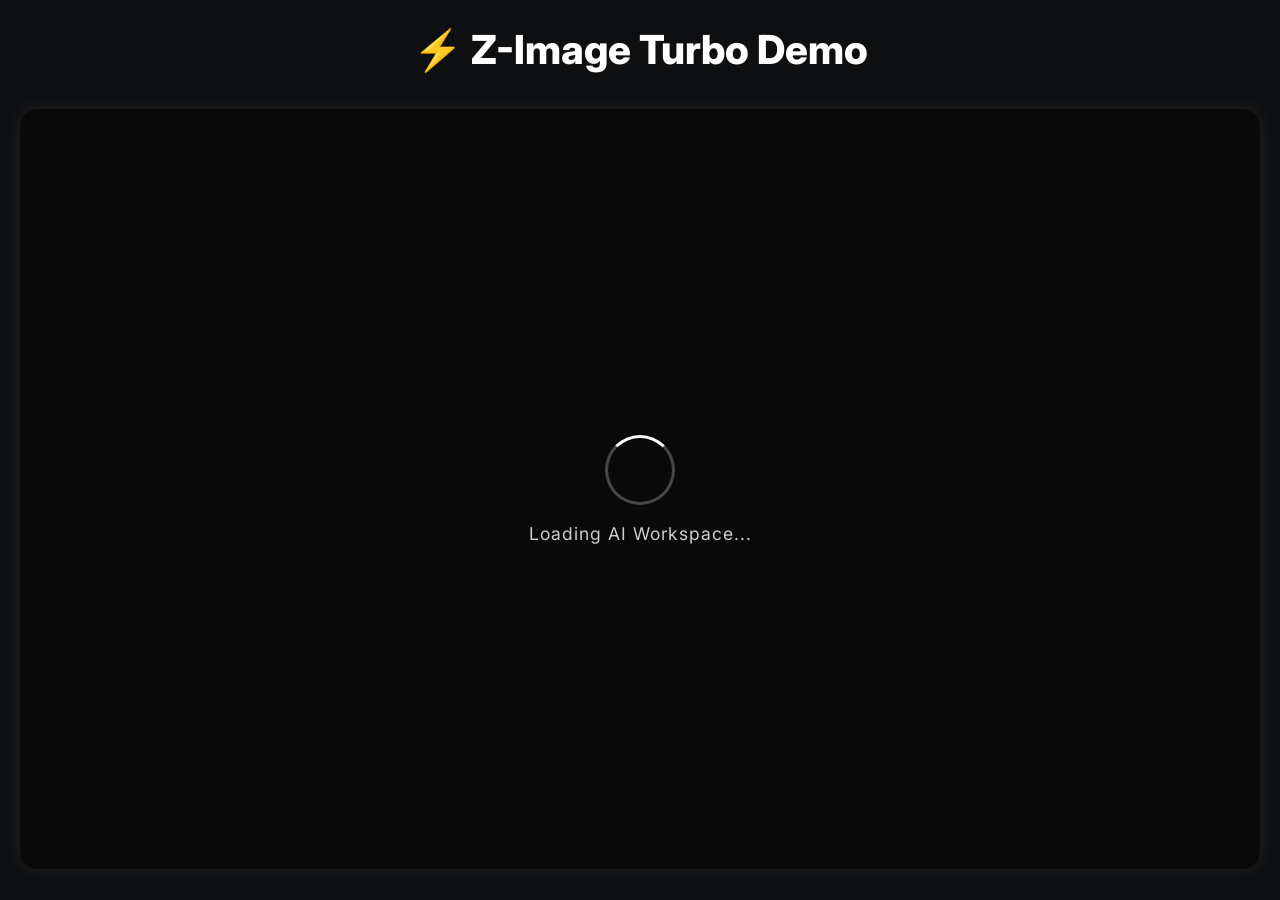
<file: AI/index.html>
<!DOCTYPE html>
<html lang="en">
<head>
  <meta charset="UTF-8">
  <meta name="viewport" content="width=device-width, initial-scale=1.0">
  <title>Z-Image Turbo – Demo</title>

  <link href="https://fonts.googleapis.com/css2?family=Inter:wght@400;600;800&display=swap" rel="stylesheet">

  <style>
    * {
      margin: 0;
      padding: 0;
      box-sizing: border-box;
      font-family: "Inter", sans-serif;
    }

    body {
      background: #0e0f10;
      color: #fff;
      overflow: hidden;
    }

    .title {
      text-align: center;
      font-size: 2.5rem;
      font-weight: 800;
      padding: 25px 0 15px;
      animation: fadeIn 1.2s ease;
    }

    .container {
      width: 100vw;
      height: calc(100vh - 100px);
      padding: 20px;
      animation: fadeIn 1.4s ease;
      position: relative;
    }

    .frame-wrapper {
      width: 100%;
      height: 100%;
      border-radius: 18px;
      overflow: hidden;
      position: relative;
      box-shadow: 0 0 25px rgba(255, 255, 255, 0.08);
      transition: 0.3s ease-in-out;
    }

    .frame-wrapper:hover {
      box-shadow: 0 0 35px rgba(255, 255, 255, 0.15);
      transform: scale(1.01);
    }

    iframe {
      width: 100%;
      height: 100%;
      border: none;
    }

    @keyframes fadeIn {
      from { opacity: 0; transform: translateY(10px); }
      to { opacity: 1; transform: translateY(0); }
    }


    #loading {
      position: absolute;
      top: 0;
      left: 0;
      width: 100%;
      height: 100%;
      backdrop-filter: blur(16px);
      background: rgba(0, 0, 0, 0.35);
      display: flex;
      align-items: center;
      justify-content: center;
      flex-direction: column;
      gap: 18px;
      z-index: 20;
      transition: opacity 0.6s ease;
    }

    .ring {
      width: 70px;
      height: 70px;
      border-radius: 50%;
      border: 3px solid rgba(255, 255, 255, 0.25);
      border-top-color: #ffffff;
      animation: spin 1.1s linear infinite, glow 1.8s ease-in-out infinite alternate;
    }

    @keyframes spin {
      to { transform: rotate(360deg); }
    }

    @keyframes glow {
      from { box-shadow: 0 0 8px rgba(255,255,255,0.3); }
      to   { box-shadow: 0 0 25px rgba(255,255,255,0.9); }
    }

    .loading-text {
      font-size: 1.1rem;
      letter-spacing: 1px;
      opacity: 0.8;
      animation: fadeIn 1.5s ease-in-out infinite alternate;
    }


    /* MOBILE */
    @media (max-width: 768px) {
      .title {
        font-size: 1.8rem;
        padding: 15px 0 10px;
      }
      .container {
        padding: 10px;
        height: calc(100vh - 80px);
      }
      .frame-wrapper {
        border-radius: 12px;
      }
    }

    @media (max-width: 480px) {
      .title {
        font-size: 1.5rem;
        padding: 12px 0 8px;
      }
      .container {
        padding: 8px;
        height: calc(100vh - 70px);
      }
      .frame-wrapper {
        border-radius: 10px;
      }
    }

  </style>
</head>

<body>
  <h1 class="title">⚡ Z-Image Turbo Demo</h1>

  <div class="container">
    <div class="frame-wrapper">
        
      <div id="loading">
        <div class="ring"></div>
        <div class="loading-text">Loading AI Workspace...</div>
      </div>

      <iframe
        id ="AI"
        title="Z-Image Turbo Demo"
        src="https://mrfakename-z-image-turbo.hf.space">
      </iframe>
    </div>
  </div>

<script>
const frame = document.getElementById("AI");
const loading = document.getElementById("loading")
const title = document.querySelector(".title");

let lastHeight = 0;

const check = setInterval(() => {
    const h = frame.clientHeight;

    if (h !== lastHeight && h > 50) {
        console.log("UI is visible!");
        
        setTimeout(() => {
            loading.style.opacity = "0";
            setTimeout(() => loading.style.display = "none", 600);
            title.style.display = "none";
        }, 2000);

        clearInterval(check);
    }

    lastHeight = h;
}, 200);
</script>

</body>
</html>
</file>
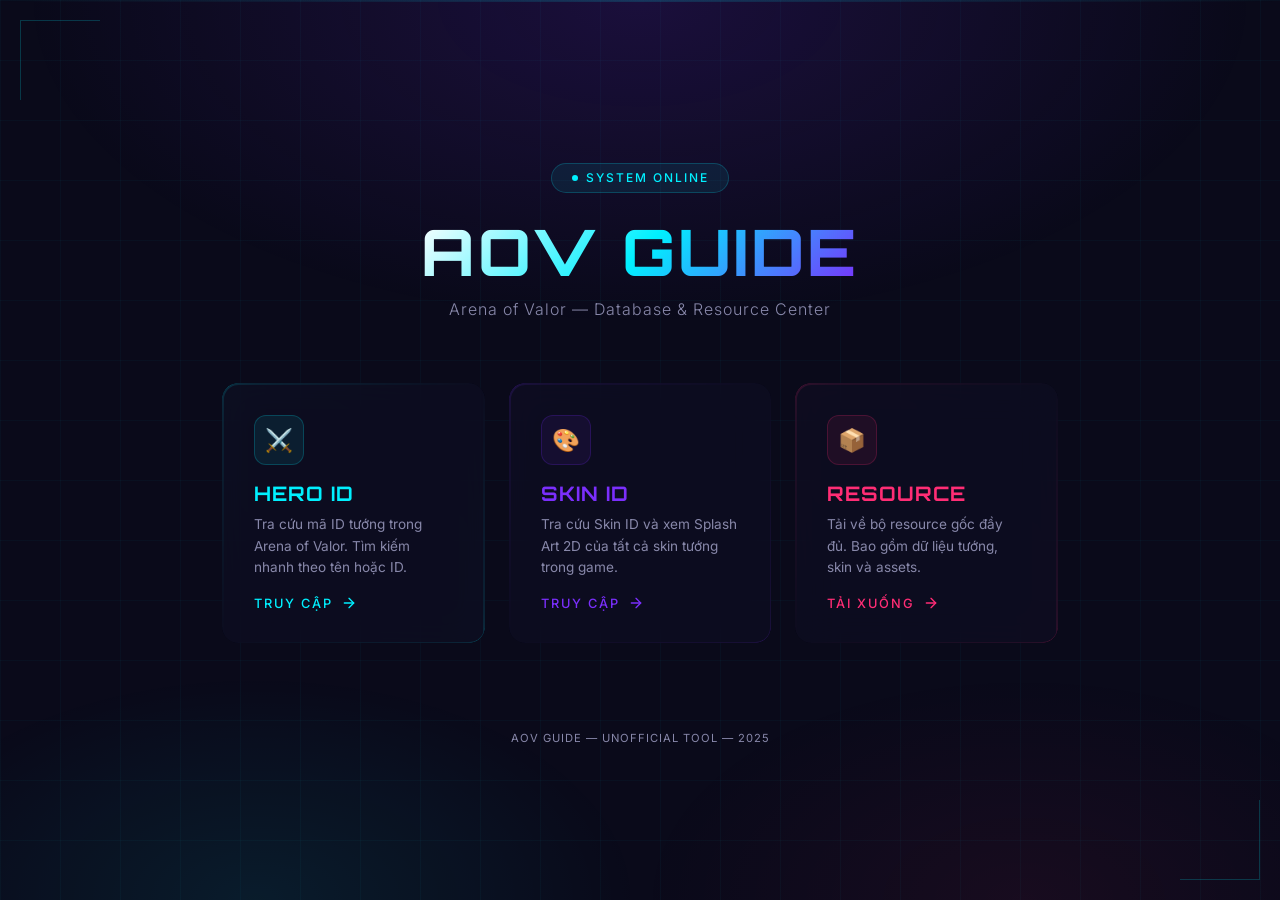
<file: AOV-Guide/direct.html>
<!DOCTYPE html>
<html lang="vi">
<head>
    <meta charset="UTF-8">
    <meta name="viewport" content="width=device-width, initial-scale=1.0">
    <meta name="description" content="AOV Guide - Tra cứu Hero ID, Skin ID và tải resource gốc cho Arena of Valor">
    <title>AOV Guide - Navigation</title>
    <link rel="shortcut icon" href="../IMG/logo.png" type="image/x-icon">
    <link href="https://fonts.googleapis.com/css2?family=Orbitron:wght@400;500;600;700;800;900&family=Inter:wght@300;400;500;600&display=swap" rel="stylesheet">
    <style>
        *, *::before, *::after {
            margin: 0;
            padding: 0;
            box-sizing: border-box;
        }

        :root {
            --primary: #00f0ff;
            --secondary: #7b2ffc;
            --accent: #ff2d75;
            --bg-dark: #0a0a1a;
            --bg-card: rgba(15, 15, 35, 0.65);
            --text: #e8e8f0;
            --text-dim: #8888aa;
            --glow-primary: 0 0 20px rgba(0, 240, 255, 0.3);
            --glow-secondary: 0 0 20px rgba(123, 47, 252, 0.3);
            --glow-accent: 0 0 20px rgba(255, 45, 117, 0.3);
        }

        body {
            font-family: 'Inter', sans-serif;
            background: var(--bg-dark);
            color: var(--text);
            min-height: 100vh;
            display: flex;
            flex-direction: column;
            align-items: center;
            justify-content: center;
            overflow-x: hidden;
            position: relative;
        }

        /* Animated Background */
        .bg-grid {
            position: fixed;
            inset: 0;
            background-image:
                linear-gradient(rgba(0, 240, 255, 0.03) 1px, transparent 1px),
                linear-gradient(90deg, rgba(0, 240, 255, 0.03) 1px, transparent 1px);
            background-size: 60px 60px;
            z-index: 0;
        }

        .bg-radial {
            position: fixed;
            inset: 0;
            background:
                radial-gradient(ellipse 80% 60% at 50% 0%, rgba(123, 47, 252, 0.15) 0%, transparent 60%),
                radial-gradient(ellipse 60% 50% at 20% 100%, rgba(0, 240, 255, 0.08) 0%, transparent 50%),
                radial-gradient(ellipse 60% 50% at 80% 100%, rgba(255, 45, 117, 0.06) 0%, transparent 50%);
            z-index: 0;
        }

        /* Floating particles */
        .particles {
            position: fixed;
            inset: 0;
            z-index: 0;
            pointer-events: none;
        }

        .particle {
            position: absolute;
            width: 2px;
            height: 2px;
            border-radius: 50%;
            background: var(--primary);
            opacity: 0;
            animation: floatParticle linear infinite;
        }

        @keyframes floatParticle {
            0% {
                opacity: 0;
                transform: translateY(100vh) scale(0);
            }
            10% {
                opacity: 1;
            }
            90% {
                opacity: 1;
            }
            100% {
                opacity: 0;
                transform: translateY(-10vh) scale(1);
            }
        }

        /* Main Content */
        .container {
            position: relative;
            z-index: 1;
            display: flex;
            flex-direction: column;
            align-items: center;
            gap: 3rem;
            padding: 2rem;
            width: 100%;
            max-width: 900px;
        }

        /* Header */
        .header {
            text-align: center;
            margin-bottom: 1rem;
        }

        .header-badge {
            display: inline-flex;
            align-items: center;
            gap: 0.5rem;
            padding: 0.4rem 1.2rem;
            border-radius: 100px;
            background: rgba(0, 240, 255, 0.08);
            border: 1px solid rgba(0, 240, 255, 0.2);
            font-size: 0.75rem;
            font-weight: 500;
            color: var(--primary);
            text-transform: uppercase;
            letter-spacing: 2px;
            margin-bottom: 1.5rem;
        }

        .header-badge .dot {
            width: 6px;
            height: 6px;
            border-radius: 50%;
            background: var(--primary);
            animation: pulse-dot 2s ease-in-out infinite;
        }

        @keyframes pulse-dot {
            0%, 100% { opacity: 1; box-shadow: 0 0 4px var(--primary); }
            50% { opacity: 0.4; box-shadow: none; }
        }

        .title {
            font-family: 'Orbitron', sans-serif;
            font-size: clamp(2.5rem, 6vw, 4rem);
            font-weight: 800;
            letter-spacing: 3px;
            line-height: 1.1;
            background: linear-gradient(135deg, #fff 0%, var(--primary) 50%, var(--secondary) 100%);
            -webkit-background-clip: text;
            -webkit-text-fill-color: transparent;
            background-clip: text;
            margin-bottom: 0.75rem;
        }

        .subtitle {
            font-size: 1rem;
            color: var(--text-dim);
            font-weight: 300;
            letter-spacing: 1px;
        }

        /* Navigation Cards */
        .nav-grid {
            display: grid;
            grid-template-columns: repeat(auto-fit, minmax(250px, 1fr));
            gap: 1.5rem;
            width: 100%;
        }

        .nav-card {
            position: relative;
            border-radius: 16px;
            overflow: hidden;
            cursor: pointer;
            transition: transform 0.4s cubic-bezier(0.16, 1, 0.3, 1), box-shadow 0.4s ease;
            text-decoration: none;
            color: inherit;
        }

        .nav-card::before {
            content: '';
            position: absolute;
            inset: 0;
            border-radius: 16px;
            padding: 1.5px;
            background: linear-gradient(135deg, var(--card-color, var(--primary)), transparent 50%, var(--card-color, var(--primary)));
            -webkit-mask: linear-gradient(#fff 0 0) content-box, linear-gradient(#fff 0 0);
            mask: linear-gradient(#fff 0 0) content-box, linear-gradient(#fff 0 0);
            -webkit-mask-composite: xor;
            mask-composite: exclude;
            opacity: 0.6;
            transition: opacity 0.4s ease;
        }

        .nav-card:hover::before {
            opacity: 1;
        }

        .nav-card:hover {
            transform: translateY(-6px) scale(1.02);
        }

        .nav-card--hero { --card-color: var(--primary); }
        .nav-card--skin { --card-color: var(--secondary); }
        .nav-card--download { --card-color: var(--accent); }

        .nav-card:hover.nav-card--hero {
            box-shadow: 0 20px 60px rgba(0, 240, 255, 0.15), var(--glow-primary);
        }
        .nav-card:hover.nav-card--skin {
            box-shadow: 0 20px 60px rgba(123, 47, 252, 0.15), var(--glow-secondary);
        }
        .nav-card:hover.nav-card--download {
            box-shadow: 0 20px 60px rgba(255, 45, 117, 0.15), var(--glow-accent);
        }

        .card-inner {
            background: var(--bg-card);
            backdrop-filter: blur(20px);
            -webkit-backdrop-filter: blur(20px);
            padding: 2rem;
            border-radius: 16px;
            display: flex;
            flex-direction: column;
            gap: 1rem;
            min-height: 200px;
            justify-content: space-between;
        }

        .card-icon {
            width: 50px;
            height: 50px;
            border-radius: 12px;
            display: flex;
            align-items: center;
            justify-content: center;
            font-size: 1.4rem;
            background: rgba(0, 240, 255, 0.08);
            border: 1px solid rgba(0, 240, 255, 0.15);
            transition: background 0.3s ease, transform 0.3s ease;
        }

        .nav-card:hover .card-icon {
            transform: scale(1.1);
        }

        .nav-card--hero .card-icon {
            background: rgba(0, 240, 255, 0.08);
            border-color: rgba(0, 240, 255, 0.2);
        }
        .nav-card--skin .card-icon {
            background: rgba(123, 47, 252, 0.08);
            border-color: rgba(123, 47, 252, 0.2);
        }
        .nav-card--download .card-icon {
            background: rgba(255, 45, 117, 0.08);
            border-color: rgba(255, 45, 117, 0.2);
        }

        .card-content h2 {
            font-family: 'Orbitron', sans-serif;
            font-size: 1.25rem;
            font-weight: 700;
            letter-spacing: 1px;
            margin-bottom: 0.5rem;
        }

        .nav-card--hero .card-content h2 { color: var(--primary); }
        .nav-card--skin .card-content h2 { color: var(--secondary); }
        .nav-card--download .card-content h2 { color: var(--accent); }

        .card-content p {
            font-size: 0.85rem;
            color: var(--text-dim);
            line-height: 1.6;
        }

        .card-arrow {
            display: flex;
            align-items: center;
            gap: 0.5rem;
            font-size: 0.8rem;
            font-weight: 500;
            text-transform: uppercase;
            letter-spacing: 2px;
            transition: gap 0.3s ease;
        }

        .nav-card--hero .card-arrow { color: var(--primary); }
        .nav-card--skin .card-arrow { color: var(--secondary); }
        .nav-card--download .card-arrow { color: var(--accent); }

        .nav-card:hover .card-arrow {
            gap: 1rem;
        }

        .card-arrow svg {
            width: 16px;
            height: 16px;
            transition: transform 0.3s ease;
        }

        .nav-card:hover .card-arrow svg {
            transform: translateX(4px);
        }

        /* Scan Line Effect */
        .scan-line {
            position: fixed;
            top: 0;
            left: 0;
            right: 0;
            height: 2px;
            background: linear-gradient(90deg, transparent, var(--primary), transparent);
            opacity: 0.15;
            animation: scanDown 8s linear infinite;
            z-index: 0;
            pointer-events: none;
        }

        @keyframes scanDown {
            0% { top: -2px; }
            100% { top: 100%; }
        }

        /* Corner decorations */
        .corner-deco {
            position: fixed;
            width: 80px;
            height: 80px;
            z-index: 0;
            pointer-events: none;
        }

        .corner-deco--tl {
            top: 20px;
            left: 20px;
            border-top: 1px solid rgba(0, 240, 255, 0.2);
            border-left: 1px solid rgba(0, 240, 255, 0.2);
        }

        .corner-deco--br {
            bottom: 20px;
            right: 20px;
            border-bottom: 1px solid rgba(0, 240, 255, 0.2);
            border-right: 1px solid rgba(0, 240, 255, 0.2);
        }

        /* Footer */
        .footer {
            position: relative;
            z-index: 1;
            margin-top: 2rem;
            padding: 1.5rem;
            text-align: center;
            font-size: 0.7rem;
            color: var(--text-dim);
            letter-spacing: 1px;
        }

        /* Responsive */
        @media (max-width: 600px) {
            .nav-grid {
                grid-template-columns: 1fr;
            }

            .container {
                padding: 1.5rem;
                gap: 2rem;
            }

            .card-inner {
                padding: 1.5rem;
                min-height: 160px;
            }
        }

        /* Entry animations */
        @keyframes fadeUp {
            from {
                opacity: 0;
                transform: translateY(30px);
            }
            to {
                opacity: 1;
                transform: translateY(0);
            }
        }

        .header {
            animation: fadeUp 0.8s ease-out forwards;
        }

        .nav-card:nth-child(1) { animation: fadeUp 0.8s ease-out 0.15s forwards; opacity: 0; }
        .nav-card:nth-child(2) { animation: fadeUp 0.8s ease-out 0.3s forwards; opacity: 0; }
        .nav-card:nth-child(3) { animation: fadeUp 0.8s ease-out 0.45s forwards; opacity: 0; }
    </style>
</head>
<body>
    <!-- Background effects -->
    <div class="bg-grid"></div>
    <div class="bg-radial"></div>
    <div class="scan-line"></div>
    <div class="corner-deco corner-deco--tl"></div>
    <div class="corner-deco corner-deco--br"></div>

    <!-- Particles -->
    <div class="particles" id="particles"></div>

    <!-- Main Content -->
    <div class="container">
        <div class="header">
            <div class="header-badge">
                <span class="dot"></span>
                <span>System Online</span>
            </div>
            <h1 class="title">AOV GUIDE</h1>
            <p class="subtitle">Arena of Valor — Database & Resource Center</p>
        </div>

        <div class="nav-grid">
            <!-- Hero ID Card -->
            <a href="https://vande541.github.io/aov-id/" class="nav-card nav-card--hero" id="card-hero">
                <div class="card-inner">
                    <div class="card-icon">⚔️</div>
                    <div class="card-content">
                        <h2>HERO ID</h2>
                        <p>Tra cứu mã ID tướng trong Arena of Valor. Tìm kiếm nhanh theo tên hoặc ID.</p>
                    </div>
                    <div class="card-arrow">
                        <span>Truy cập</span>
                        <svg viewBox="0 0 24 24" fill="none" stroke="currentColor" stroke-width="2" stroke-linecap="round" stroke-linejoin="round">
                            <line x1="5" y1="12" x2="19" y2="12"></line>
                            <polyline points="12 5 19 12 12 19"></polyline>
                        </svg>
                    </div>
                </div>
            </a>

            <!-- Skin ID Card -->
            <a href="./index.html" class="nav-card nav-card--skin" id="card-skin">
                <div class="card-inner">
                    <div class="card-icon">🎨</div>
                    <div class="card-content">
                        <h2>SKIN ID</h2>
                        <p>Tra cứu Skin ID và xem Splash Art 2D của tất cả skin tướng trong game.</p>
                    </div>
                    <div class="card-arrow">
                        <span>Truy cập</span>
                        <svg viewBox="0 0 24 24" fill="none" stroke="currentColor" stroke-width="2" stroke-linecap="round" stroke-linejoin="round">
                            <line x1="5" y1="12" x2="19" y2="12"></line>
                            <polyline points="12 5 19 12 12 19"></polyline>
                        </svg>
                    </div>
                </div>
            </a>

            <!-- Download Resource Card -->
            <a href="https://drive.google.com/file/d/18e9xjQlqp37U0lraEC7TegNq5FzyMSi2/view" target="_blank" class="nav-card nav-card--download" id="card-download">
                <div class="card-inner">
                    <div class="card-icon">📦</div>
                    <div class="card-content">
                        <h2>RESOURCE</h2>
                        <p>Tải về bộ resource gốc đầy đủ. Bao gồm dữ liệu tướng, skin và assets.</p>
                    </div>
                    <div class="card-arrow">
                        <span>Tải xuống</span>
                        <svg viewBox="0 0 24 24" fill="none" stroke="currentColor" stroke-width="2" stroke-linecap="round" stroke-linejoin="round">
                            <line x1="5" y1="12" x2="19" y2="12"></line>
                            <polyline points="12 5 19 12 12 19"></polyline>
                        </svg>
                    </div>
                </div>
            </a>
        </div>
    </div>

    <div class="footer">
        AOV GUIDE &mdash; UNOFFICIAL TOOL &mdash; 2025
    </div>

    <script>
        // Generate floating particles
        const particlesContainer = document.getElementById('particles');
        const particleCount = 30;

        for (let i = 0; i < particleCount; i++) {
            const particle = document.createElement('div');
            particle.className = 'particle';
            particle.style.left = Math.random() * 100 + '%';
            particle.style.animationDuration = (Math.random() * 8 + 6) + 's';
            particle.style.animationDelay = (Math.random() * 10) + 's';
            particle.style.width = (Math.random() * 2 + 1) + 'px';
            particle.style.height = particle.style.width;

            const colors = ['var(--primary)', 'var(--secondary)', 'var(--accent)'];
            particle.style.background = colors[Math.floor(Math.random() * colors.length)];

            particlesContainer.appendChild(particle);
        }

        // Mouse parallax on cards
        document.querySelectorAll('.nav-card').forEach(card => {
            card.addEventListener('mousemove', (e) => {
                const rect = card.getBoundingClientRect();
                const x = ((e.clientX - rect.left) / rect.width - 0.5) * 10;
                const y = ((e.clientY - rect.top) / rect.height - 0.5) * 10;
                card.style.transform = `translateY(-6px) scale(1.02) perspective(600px) rotateY(${x}deg) rotateX(${-y}deg)`;
            });

            card.addEventListener('mouseleave', () => {
                card.style.transform = '';
            });
        });
    </script>
</body>
</html>
</file>
